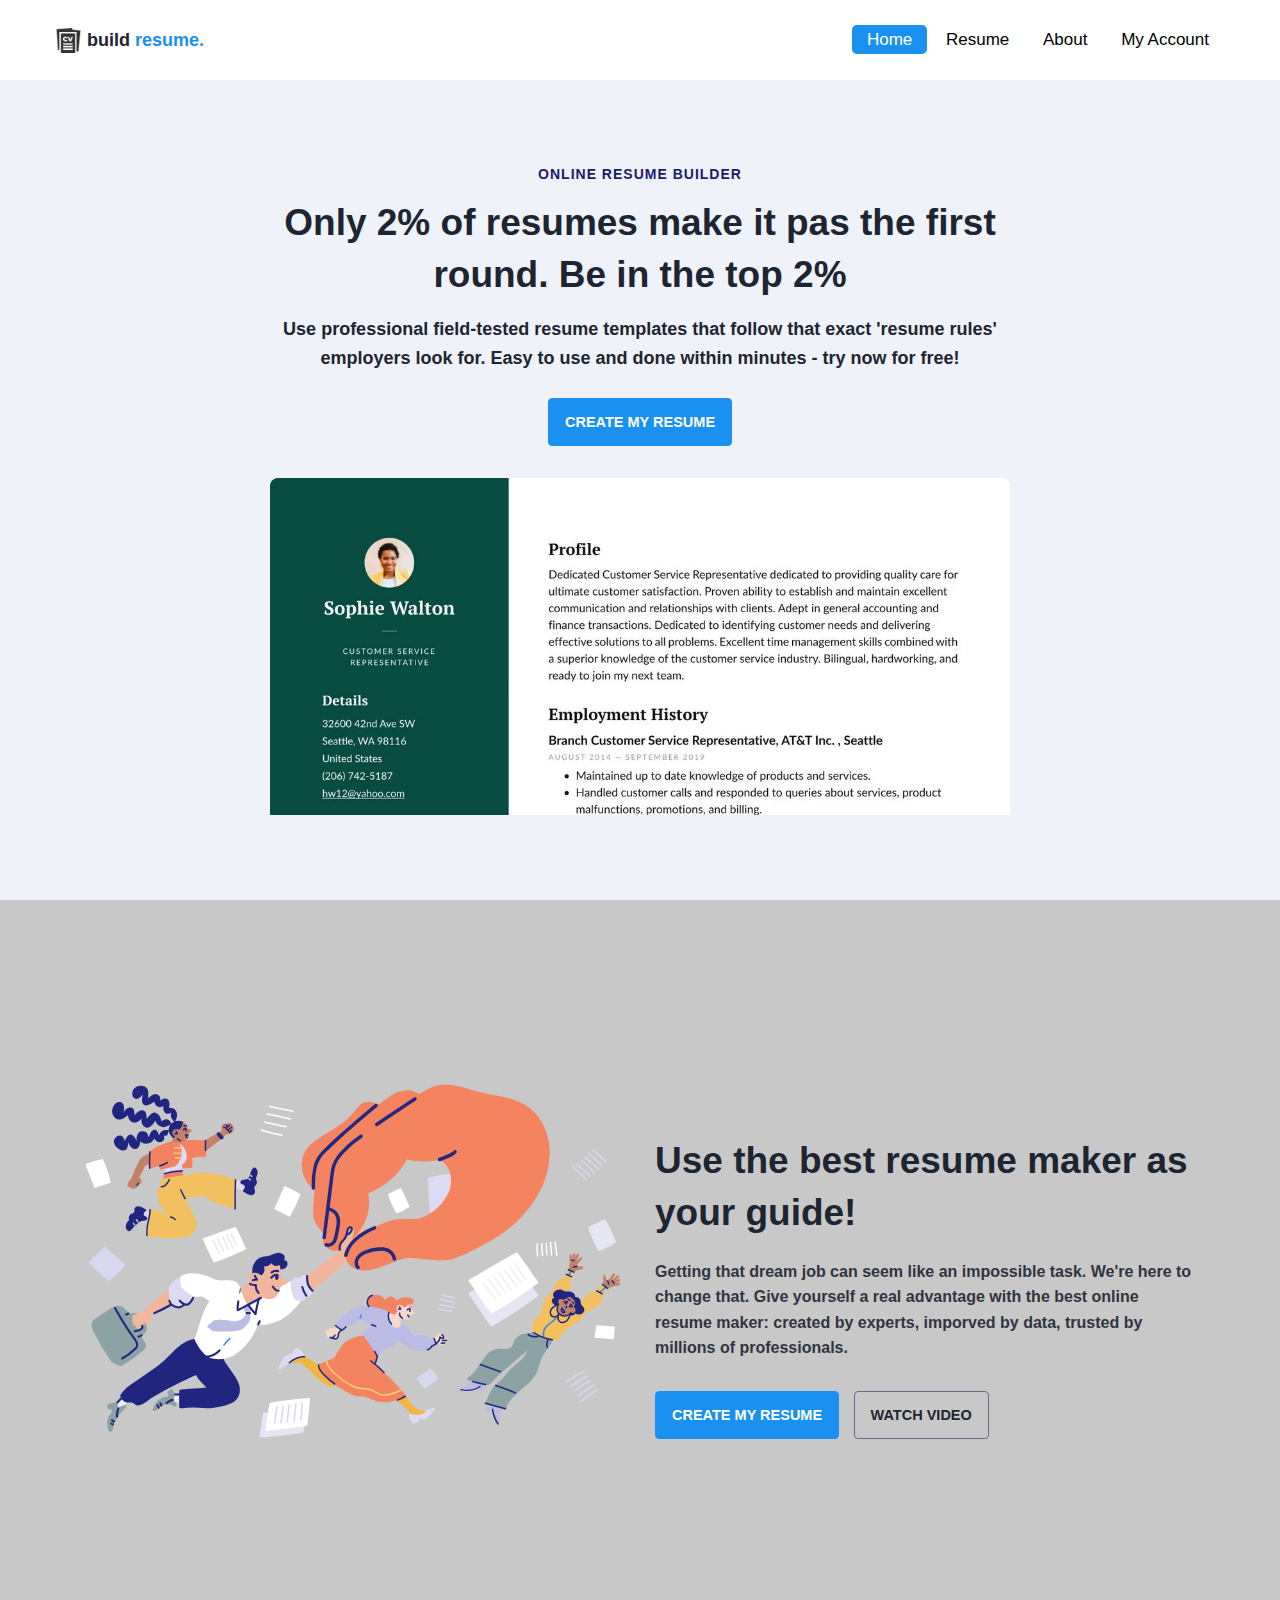
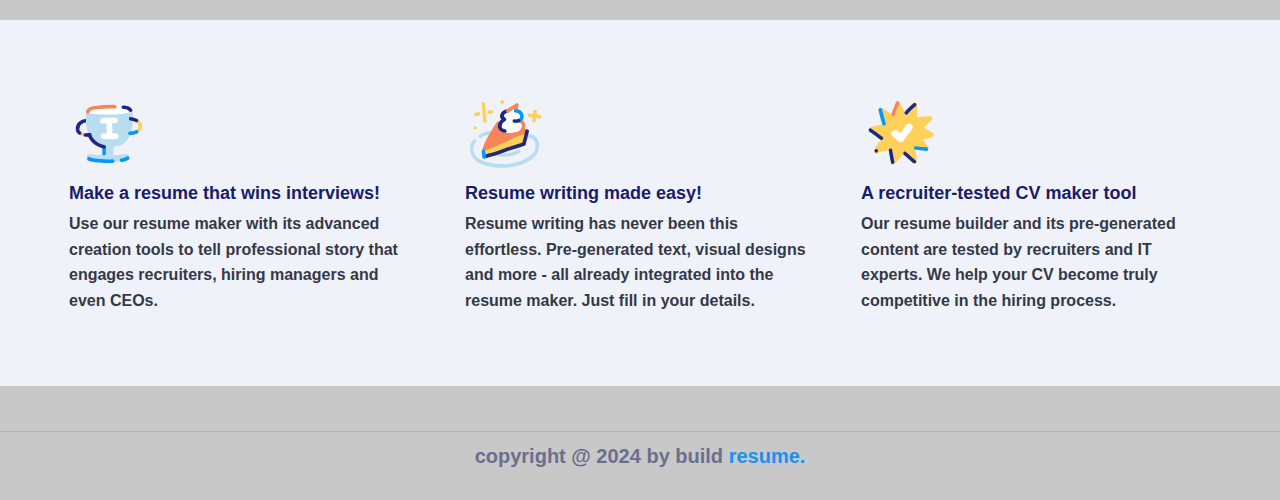
<file: index.html>
<!DOCTYPE html>
<html>
    <head>
        <meta charset="utf-8">
        <meta http-equiv="X-UA-Compatible" content="IE=edge">
        <title>Resume builder</title>
        <meta name="description" content="">
        <meta name="viewport" content="width=device-width, initial-scale=1">
        <link rel="stylesheet" href="main.css">
    </head>
    <body>

        <nav class = "navbar bg-white">
            <div class="container">
                <div class = "navbar-content">
                    <div class = "brand-and-toggler">
                        <a href = "index.html" class = "navbar-brand">
                            <img src = "/images/curriculum-vitae.png" alt = "" class = "navbar-brand-icon">
                            <span class = "navbar-brand-text">build <span>resume.</span>
                        </a>
                        <button type = "button" class = "navbar-toggler-btn">
                            <a class="active" href="index.html">  Home</a>
                            <a href="resume.html">Resume</a>
                            <a href="About.html">About</a>
                            <a href="Login.html">My Account</a>
                        </button>
                        
                    </div>
                </div>
            </div>
        </nav>



       
      

        <header class = "header bg-bright" id = "header">
            <div class = "container">
                <div class = "header-content text-center">
                    <h6 class = "text-uppercase text-blue-dark fs-14 fw-6 ls-1">online resume builder</h6>
                    <h1 class = "lg-title">Only 2% of resumes make it pas the first round. Be in the top 2%</h1>
                    <p class = "text-dark fs-18">Use professional field-tested resume templates that follow that exact 'resume rules' employers look for. Easy to use and done within minutes - try now for free!</p>
                    <a href = "resume.html" class = "btn btn-primary text-uppercase">create my resume</a>
                    <img src = "/images/dublin-resume-templates.avif">
                </div>
            </div>
        </header>

        <div class="section-one">
            <div class="container">
                <div class = "section-one-content">
                    <div class="section-one-l">
                        <img src = "/images/visual-0c7080adf17f1f207276f613447c924f667dab34b7ac415cd7ef653172defd0b.svg">
                    </div>
                    <div class = "section-one-r text-center">
                        <h2 class = "lg-title">Use the best resume maker as your guide!</h2>
                        <p class = "text">Getting that dream job can seem like an impossible task. We're here to change that. Give yourself a real advantage with the best online resume maker: created by experts, imporved by data, trusted by millions of professionals.</p>
                        <div class = "btn-group">
                            <a href = "resume.html" class = "btn btn-primary text-uppercase">create my resume</a>
                            <a href = "#" class = "btn btn-secondary text-uppercase">watch video</a>
                        </div>
                    </div>
                </div>
            </div>
        </div>

        <div class = "section-two bg-bright">
            <div class="container">
                <div class="section-two-content">
                    <div class = "section-items">
                        <div class = "section-item">
                            <div class = "section-item-icon">
                                <img src = "images/feature-1-edf4481d69166ac81917d1e40e6597c8d61aa970ad44367ce78049bf830fbda5.svg" alt = "">
                            </div>
                            <h5 class = "section-item-title">Make a resume that wins interviews!</h5>
                            <p class = "text">Use our resume maker with its advanced creation tools to tell professional story that engages recruiters, hiring managers and even CEOs.</p>
                        </div>

                        <div class = "section-item">
                            <div class = "section-item-icon">
                                <img src = "/images/feature-2-a7a471bd973c02a55d1b3f8aff578cd3c9a4c5ac4fc74423d94ecc04aef3492b.svg" alt = "">
                            </div>
                            <h5 class = "section-item-title">Resume writing made easy!</h5>
                            <p class = "text">Resume writing has never been this effortless. Pre-generated text, visual designs and more - all already integrated into the resume maker. Just fill in your details.</p>
                        </div>

                        <div class = "section-item">
                            <div class = "section-item-icon">
                                <img src = "/images/feature-3-4e87a82f83e260488c36f8105e26f439fdc3ee5009372bb5e12d9421f32eabdd.svg" alt = "">
                            </div>
                            <h5 class = "section-item-title">A recruiter-tested CV maker tool</h5>
                            <p class = "text">Our resume builder and its pre-generated content are tested by recruiters and IT experts. We help your CV become truly competitive in the hiring process.</p>
                        </div>
                    </div>
                </div>
            </div>
        </div>


        <section class="footer">
            <div class="credit"> copyright @ 2024 by  build <span>resume.</span></div>
        </section>
        
    </body>
</html>
</file>
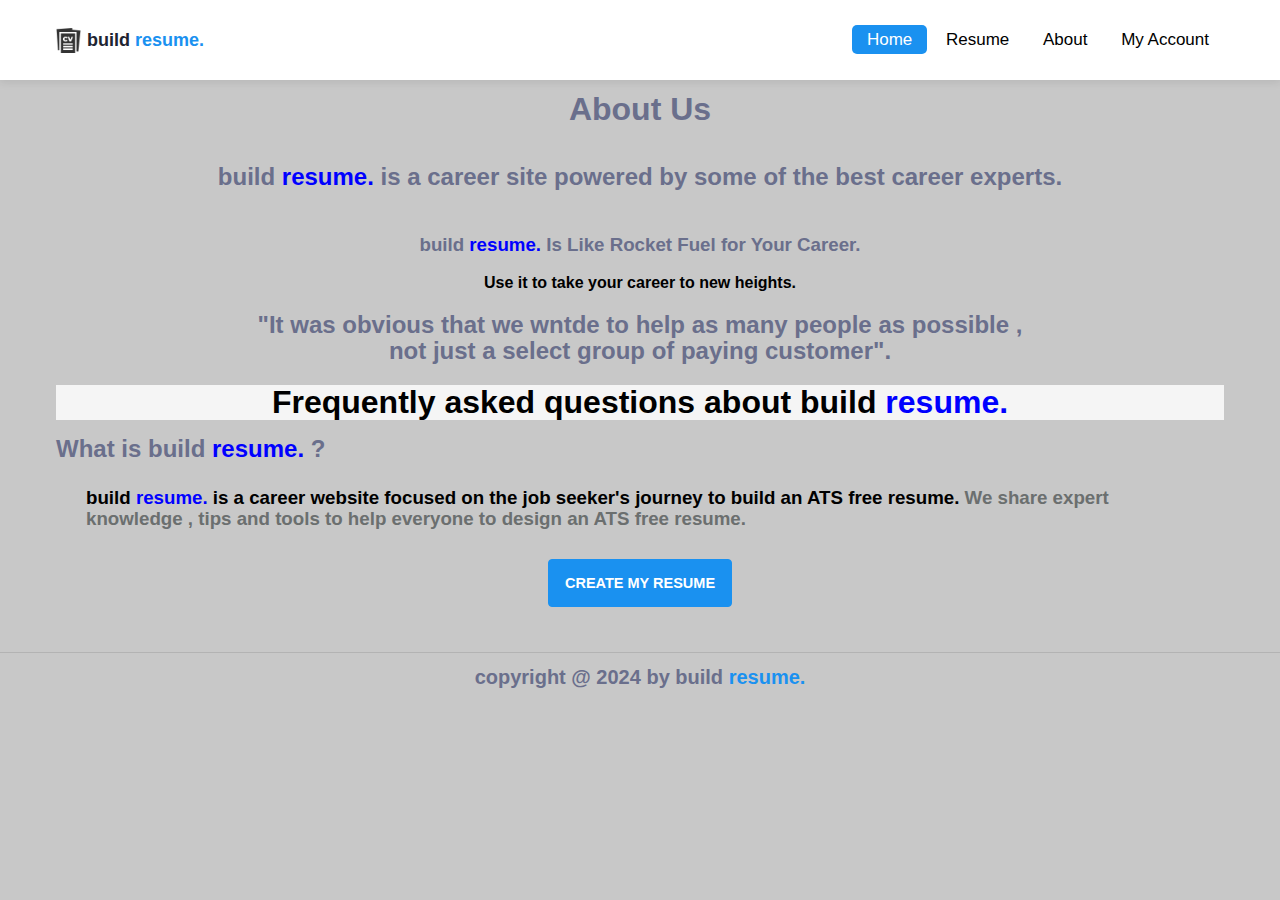
<file: About.html>
<!DOCTYPE html>
<html lang="en">

<head>
    <meta charset="utf-8">
    <meta name="viewport" content="width=device-width, initial-scale=1, shrink-to-fit=no">

    <!-- SEO Meta Tags -->
    <meta name="description" content="Your description">
    <meta name="author" content="Your name">
    <!-- Webpage Title -->
    <title>About us </title>
    <link rel="stylesheet" href="main.css">
    
    
</head>

<body>

    <!-- Navigation -->

    <nav class = "navbar bg-white">
        <div class="container">
            <div class = "navbar-content">
                <div class = "brand-and-toggler">
                    <a href = "index.html" class = "navbar-brand">
                        <img src = "/images/curriculum-vitae.png" alt = "" class = "navbar-brand-icon">
                        <span class = "navbar-brand-text">build <span>resume.</span>
                    </a>
                    <button type = "button" class = "navbar-toggler-btn">
                        <a class="active" href="index.html">Home</a>
                        <a href="resume.html">Resume</a>
                        <a href="About.html">About</a>
                        <a href="Login.html">My Account</a>
                       
                    </button>
                </div>
            </div>
        </div>
    </nav>
    
   
    <header class="ex-header">
        <div class="container">
            <div class="row">
                <div class="col-xl-10 offset-xl-1">
                    <h1 style="margin: 2rem; text-align: center;">About Us</h1>
                    <h2 style="margin: 5rem; text-align: center; ">build <span style="color: blue;">resume.</span> is a career site powered  by some of the best career experts.</h2>
                    <h3 style="margin: 2rem; text-align: center; ">build <span style="color: blue;">resume.</span> Is Like Rocket Fuel for Your Career.</h3>
                    <h4 style="text-align: center;color: black;">Use it to take your career to new heights.</h4>
                    <h2 style="text-align: center; text-decoration: solid; margin: 2rem; line-height: 110%;">"It was obvious that we wntde to help as many people as possible ,<br> not just a select group of paying customer".</h2>
                </div>
                
            </div>
            <h1 style="text-align: center;color: black; background-color: whitesmoke; line-height: 110%;">Frequently asked questions about build <span style="color: blue;">resume.</span></h1>
            <h2 style="margin-top: 2rem;">What is build <span style="color: blue;">resume.</span> ?</h2>
            <h3 style="margin: 3rem; color: black; line-height: 110%;">build <span style="color: blue;">resume.</span> is a career website focused on the job seeker's journey to build an ATS free resume. <span style="color: rgb(107, 111, 111);">We share expert knowledge , tips and tools to help everyone to design an ATS free resume.</span></h3>
        
        </div>
        <div style="text-align: center;">
        <a href = "resume.html" class = "btn btn-primary text-uppercase">create my resume</a>
    </div>
    </header>

    <section class="footer">
        <div class="credit"> copyright @ 2024 by build <span>resume.</span></div>
    </section>
    </body>
    </html>
</file>
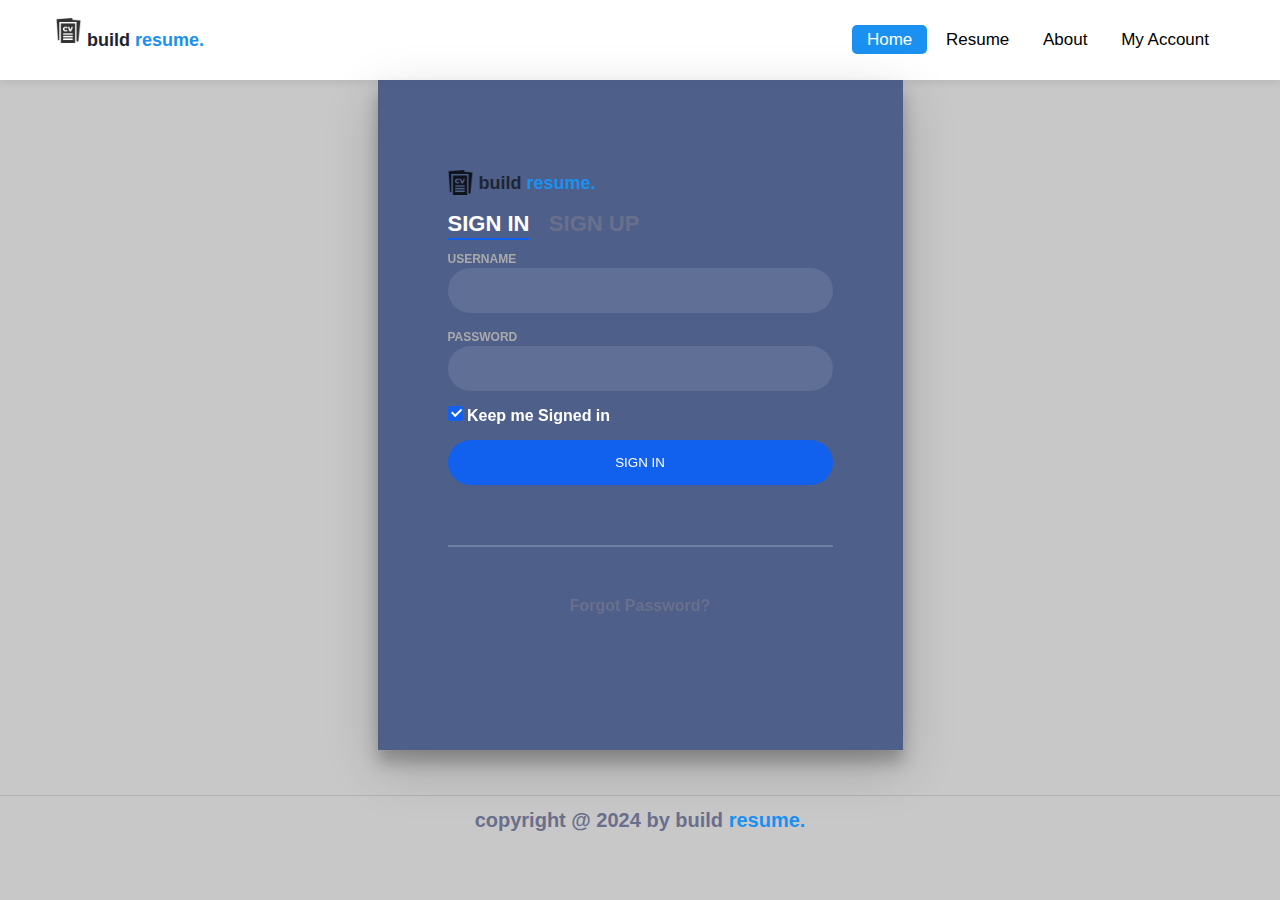
<file: Login.html>
<!DOCTYPE html>
<html lang="en">

<head>
    <meta charset="utf-8">
    <meta name="viewport" content="width=device-width, initial-scale=1, shrink-to-fit=no">

    <!-- SEO Meta Tags -->
    <meta name="description" content="Your description">
    <meta name="author" content="Your name">
    <!-- Webpage Title -->
    <title>Log In </title>
    <link rel="stylesheet" href="main.css">
    
    
</head>
<style>
    .login-text{
    color: var(--clr-dark);
    font-weight: 600;
  
   margin-bottom: 2rem;
}
.login-text span{
    color: var(--clr-blue);
}
.navbar-brand-icon{
    width: 25px;
    margin-right: 6px;
    opacity: 0.8;
    margin-bottom: 2rem;
    
}
</style>
<body>

    <!-- Navigation -->

    <nav class = "navbar bg-white">
        <div class="container">
            <div class = "navbar-content">
                <div class = "brand-and-toggler">
                    <a href = "index.html" class = "navbar-brand">
                        <img src = "/images/curriculum-vitae.png" alt = "" class = "navbar-brand-icon">
                        <span class = "navbar-brand-text">build <span>resume.</span>
                    </a>
                    <button type = "button" class = "navbar-toggler-btn">
                        <a class="active" href="index.html">Home</a>
                        <a href="resume.html">Resume</a>
                        <a href="About.html">About</a>
                        <a href="Login.html">My Account</a>
                       
                    </button>
                </div>
            </div>
        </div>
    </nav>
    
   
   

    <div class="login-wrap">
        <div class="login-html">
            <a href = "" class = "navbar-brand">
                <img src = "/images/curriculum-vitae.png" alt = "" class = "navbar-brand-icon">
                <span class = "login-text">build <span>resume. </span>
            </a>
            <input id="tab-1" type="radio" name="tab" class="sign-in" checked><label for="tab-1" class="tab">Sign In</label>
            <input id="tab-2" type="radio" name="tab" class="sign-up"><label for="tab-2" class="tab">Sign Up</label>
            <div class="login-form">
                <div class="sign-in-htm">
                    <div class="group">
                        <label for="user" class="label">Username</label>
                        <input id="user" type="text" class="input">
                    </div>
                    <div class="group">
                        <label for="pass" class="label">Password</label>
                        <input id="pass" type="password" class="input" data-type="password">
                    </div>
                    <div class="group">
                        <input id="check" type="checkbox" class="check" checked>
                        <label for="check"><span class="icon"></span> Keep me Signed in</label>
                    </div>
                    <div class="group">
                        <input type="submit" class="button" value="Sign In">
                    </div>
                    <div class="hr"></div>
                    <div class="foot-lnk">
                        <a href="#forgot">Forgot Password?</a>
                    </div>
                </div>
                <div class="sign-up-htm">
                    <div class="group">
                        <label for="user" class="label">Username</label>
                        <input id="user" type="text" class="input">
                    </div>
                    <div class="group">
                        <label for="pass" class="label">Password</label>
                        <input id="pass" type="password" class="input" data-type="password">
                    </div>
                    <div class="group">
                        <label for="pass" class="label">Repeat Password</label>
                        <input id="pass" type="password" class="input" data-type="password">
                    </div>
                    <div class="group">
                        <label for="pass" class="label">Email Address</label>
                        <input id="pass" type="text" class="input">
                    </div>
                    <div class="group">
                        <input type="submit" class="button" value="Sign Up">
                    </div>
                    <div class="hr"></div>
                    <div class="foot-lnk">
                        <label for="tab-1">Already Member?</a>
                    </div>
                </div>
            </div>
        </div>
    </div>


    <section class="footer">
        <div class="credit"> copyright @ 2024 by  build <span>resume.</span></div>
    </section>

    </body>
    </html>
</file>
<file: main.css>
@import url('https://fonts.googleapis.com/css2?family=Manrope:wght@200;300;400;500;600;700;800&family=Poppins:ital,wght@0,100;0,200;0,300;0,400;0,500;0,600;0,700;0,800;0,900;1,100;1,200;1,300;1,400;1,500;1,600;1,700;1,800;1,900&display=swap');

:root{
    --clr-blue: #1A91F0;
    --clr-blue-mid: #1170CD;
    --clr-blue-dark: #1A1C6A;
    --clr-white: #fff;
    --clr-bright: #EFF2F9;
    --clr-dark: #1e2532;
    --clr-black: #000;
    --clr-grey: #656e83;
    --clr-green: #084C41;
    --font-poppins: 'Poppins', sans-serif;
    --font-manrope: 'Manrope', sans-serif;;
    --transition: all 300ms ease-in-out;
}

*{
    padding: 0;
    margin: 0;
    box-sizing: border-box;
}

html{
    font-size: 10px;
}

body{
    font-size: 1.6rem;
    font-family: var(--font-poppins);
}

button{
    border: none;
    background-color: transparent;
    outline: 0;
    cursor: pointer;
    font-family: inherit;
}

img{
    width: 100%;
    display: block;
}

a{
    text-decoration: none;
}

/* Header */

body{
	margin:0;
	color:#6a6f8c;
	background:#c8c8c8;
	font:600 16px/18px 'Open Sans',sans-serif;
}
*,:after,:before{box-sizing:border-box}
.clearfix:after,.clearfix:before{content:'';display:table}
.clearfix:after{clear:both;display:block}
a{color:inherit;text-decoration:none}

.login-wrap{
	width:100%;
	margin:auto;
	max-width:525px;
	min-height:670px;
	position:relative;
	
	box-shadow:0 12px 15px 0 rgba(0,0,0,.24),0 17px 50px 0 rgba(0,0,0,.19);
}
.login-html{
	width:100%;
	height:100%;
	position:absolute;
	padding:90px 70px 50px 70px;
	background:rgba(64, 83, 131, 0.9);
}
.login-html .sign-in-htm,
.login-html .sign-up-htm{
	top:0;
	left:0;
	right:0;
	bottom:0;
	position:absolute;
	transform:rotateY(180deg);
	backface-visibility:hidden;
	transition:all .4s linear;
}
.login-html .sign-in,
.login-html .sign-up,
.login-form .group .check{
	display:none;
}
.login-html .tab,
.login-form .group .label,
.login-form .group .button{
	text-transform:uppercase;
}
.login-html .tab{
	font-size:22px;
	margin-right:15px;
	padding-bottom:5px;
	margin:0 15px 10px 0;
	display:inline-block;
	border-bottom:2px solid transparent;
}
.login-html .sign-in:checked + .tab,
.login-html .sign-up:checked + .tab{
	color:#fff;
	border-color:#1161ee;
}
.login-form{
	min-height:345px;
	position:relative;
	perspective:1000px;
	transform-style:preserve-3d;
}
.login-form .group{
	margin-bottom:15px;
}
.login-form .group .label,
.login-form .group .input,
.login-form .group .button{
	width:100%;
	color:#fff;
	display:block;
}
.login-form .group .input,
.login-form .group .button{
	border:none;
	padding:15px 20px;
	border-radius:25px;
	background:rgba(255,255,255,.1);
}
.login-form .group input[data-type="password"]{
	transform:circle;
	-webkit-text-security:circle;
}
.login-form .group .label{
	color:#aaa;
	font-size:12px;
}
.login-form .group .button{
	background:#1161ee;
}
.login-form .group label .icon{
	width:15px;
	height:15px;
	border-radius:2px;
	position:relative;
	display:inline-block;
	background:rgba(255,255,255,.1);
}
.login-form .group label .icon:before,
.login-form .group label .icon:after{
	content:'';
	width:10px;
	height:2px;
	background:#fff;
	position:absolute;
	transition:all .2s ease-in-out 0s;
}
.login-form .group label .icon:before{
	left:3px;
	width:5px;
	bottom:6px;
	transform:scale(0) rotate(0);
}
.login-form .group label .icon:after{
	top:6px;
	right:0;
	transform:scale(0) rotate(0);
}
.login-form .group .check:checked + label{
	color:#fff;
}
.login-form .group .check:checked + label .icon{
	background:#1161ee;
}
.login-form .group .check:checked + label .icon:before{
	transform:scale(1) rotate(45deg);
}
.login-form .group .check:checked + label .icon:after{
	transform:scale(1) rotate(-45deg);
}
.login-html .sign-in:checked + .tab + .sign-up + .tab + .login-form .sign-in-htm{
	transform:rotate(0);
}
.login-html .sign-up:checked + .tab + .login-form .sign-up-htm{
	transform:rotate(0);
}

.hr{
	height:2px;
	margin:60px 0 50px 0;
	background:rgba(255,255,255,.2);
}
.foot-lnk{
	text-align:center;
}




.nav-toggle {
    background: none;
    border: none;
    cursor: pointer;
}

/* .bar {
    color: #fff;
    font-size: 2px;
    cursor: pointer;
    display: none;
} */

.navbar-toggler-btn a{
    font-size: 1.7rem;
    border-radius: .5rem;
    padding: .5rem  1.5rem;
    color: var(--black-color);
    
}
.navbar-toggler-btn a.active,
.navbar-toggler-btn a:hover{
    color: #fff;
    background: var(--clr-blue);
}
/* ---------------------------------------------------------------------------- */

@media (max-width: 768px) {
    .navbar-toggler-btn {
        display: block;
    }

    .menu-btn {
        display: block;
    }

    .navbar-content {
        flex-direction: column;
    }

    .brand-and-toggler {
        flex-direction: column;
    }
}

/* ----------------------------------------------------------------------------- */






/* fonts */
.font-poppins{font-family: var(--font-poppins);}
.font-manrope{font-family: var(--font-manrope);}

/* text colors */
.text-blue{color: var(--clr-blue);}
.text-blue-mid{color: var(--clr-blue-mid);}
.text-blue-dark{color: var(--clr-blue-dark);}
.text-bright{color: var(--clr-bright);}
.text-dark{color: var(--clr-dark);}
.text-grey{color: var(--clr-grey);}
.text-white{color: var(--clr-white);}

/* backgrounds */
.bg-blue{background-color: var(--clr-blue);}
.bg-blue-mid{background-color: var(--clr-blue-mid);}
.bg-blue-dark{background-color: var(--clr-blue-dark);}
.bg-bright{background-color: var(--clr-bright);}
.bg-dark{background-color: var(--clr-dark);}
.bg-grey{background-color: var(--clr-grey);}
.bg-white{background-color: var(--clr-white);}
.bg-black{background-color: var(--clr-black);}
.bg-green{background-color: var(--clr-green);}

.text-center{ text-align: center;}
.text-left{text-align: left;}
.text-right{text-align: right;}
.text-uppercase{text-transform: uppercase;}
.text-lowercase{text-transform: lowercase;}
.text-capitalize{text-transform: capitalize;}
.text{
    color: var(--clr-dark);
    opacity: 0.9;
    margin: 2rem 0;
    line-height: 1.6;
}

.fw-2{font-weight: 200;}
.fw-3{font-weight: 300;}
.fw-4{font-weight: 400;}
.fw-5{font-weight: 500;}
.fw-6{font-weight: 600;}
.fw-7{font-weight: 700;}
.fw-8{font-weight: 800;}

.fs-13{font-size: 13px;}
.fs-14{font-size: 14px;}
.fs-15{font-size: 15px;}
.fs-16{font-size: 16px;}
.fs-17{font-size: 17px;}
.fs-18{font-size: 18px;}
.fs-19{font-size: 19px;}
.fs-20{font-size: 20px;}
.fs-21{font-size: 21px;}
.fs-22{font-size: 22px;}
.fs-23{font-size: 23px;}
.fs-24{font-size: 24px;}
.fs-25{font-size: 25px;}

.ls-1{letter-spacing: 1px;}
.ls-2{letter-spacing: 2px;}

.container{
    max-width: 1200px;
    margin: 0 auto;
    padding: 0 1.6rem;
}

/* bars button */
.bar{
    display: flex;
    flex-direction: column;
    justify-content: space-between;
    height: 16.5px;
    width: 25px;
}
.bars .bar{
    width: 100%;
    height: 2px;
    background-color: var(--clr-blue);
    transition: var(--transition);
}

.bars:hover .bar{
    background-color: var(--clr-dark);
}

/* buttons */
.btn{
    font-size: 14.5px;
    font-weight: 600;
    padding: 1.4rem 1.6rem;
    border-radius: 4px;
    display: inline-block;
}

.btn-primary{
    background-color: var(--clr-blue);
    color: var(--clr-white);
    border: 1px solid var(--clr-blue);
    transition: var(--transition);
}

.btn-primary:hover{
    background-color: transparent;
    color: var(--clr-dark);
    border-color: var(--clr-grey);
}

.btn-secondary{
    background-color: transparent;
    color: var(--clr-dark);
    border: 1px solid var(--clr-grey);
    transition: var(--transition);
}

.btn-secondary:hover{
    background-color: var(--clr-blue);
    color: var(--clr-white);
    border-color: var(--clr-blue);
}

.btn-group button:first-child, .btn-group a:first-child{
    margin-right: 1rem!important;
}

/* navbar part */
.navbar{
    height: 80px;
    display: flex;
    align-items: center;
    box-shadow: rgba(0, 0, 0, 0.08) 0px 3px 8px;
}

.navbar .container{
    width: 100%;
}

.navbar-brand{
    display: flex;
    align-items: center;
    justify-content: flex-start;
    font-size: 1.8rem;
}
.navbar-brand-text{
    color: var(--clr-dark);
    font-weight: 600;
}
.navbar-brand-text span{
    color: var(--clr-blue);
}
.navbar-brand-icon{
    width: 25px;
    margin-right: 6px;
    opacity: 0.8;
}
.brand-and-toggler{
    display: flex;
    align-items: center;
    justify-content: space-between;
}
.header{
    min-height: calc(100vh - 80px);
    display: flex;
    flex-direction: column;
    align-items: center;
    justify-content: center;
}
.header-content{
    max-width: 740px;
    margin-right: auto;
    margin-left: auto;
}
.header-content img{
    max-width: 760px;
    border-top-right-radius: 8px;
    border-top-left-radius: 8px;
    margin-top: 3.2rem;
}
.lg-title{
    margin: 1.4rem 0;
    font-size: 37px;
    line-height: 1.4;
    color: var(--clr-dark);
}
.header-content p{
    margin-bottom: 2.6rem;
    line-height: 1.6;
}


/* section one */
.section-one{
    padding: 64px 0;
    min-height: 80vh;
    display: flex;
    align-items: center;
}
.section-one-l img{
    max-width: 545px;
    margin-right: auto;
    margin-left: auto;
}
.section-one-r{
    margin-top: 4rem;
}

.section-one .btn-group{
    margin-top: 2rem;
}
.section-one-r{
    max-width: 545px;
    margin-right: auto;
    margin-left: auto;
}
.section-one-r .btn-group{
    margin-top: 3rem;
}

/* section two */
.section-two{
    padding: 64px 0;
}
.section-two .section-items{
    display: grid;
    gap: 2rem;
}

.section-two .section-item{
    max-width: 350px;
    text-align: center;
    margin-right: auto;
    margin-left: auto;
}
.section-two .section-item-icon{
    margin: 1rem 0;
}
.section-two .section-item-icon img{
    width: 80px;
    margin-right: auto;
    margin-left: auto;
}
.section-two .section-item-title{
    color: var(--clr-blue-dark);
    font-size: 1.8rem;
    font-weight: 600;
}
.section-two .text{
    margin: 0.9rem 0;
}

/* footer */
.footer{
    padding: 3rem 0;
}
.footer-content p{
    color: var(--clr-grey);
}
.footer-content p span{
    color: var(--clr-white);
}

/* media queries */
@media screen and (min-width: 768px){
    .section-two .section-items{
        grid-template-columns: repeat(2, 1fr);
    }
}

@media screen and (min-width: 992px){
    .section-one-content{
        display: grid;
        grid-template-columns: repeat(2, 1fr);
        column-gap: 3rem;
    }
    .section-one-r{
        text-align: left;
    }
    .section-two .section-items{
        grid-template-columns: repeat(3, 1fr);
    }
    .section-two .section-item{
        text-align: left;
    }
    .section-two .section-item-icon img{
        margin-left: 0;
    }
}



/* resume page */
#about-sc{
    padding: 64px 0;
}

.cv-form-row-title{
    background-color: var(--clr-dark);
    padding: 0.8rem 1.6rem;
    margin-bottom: 2rem;
}

.cv-form-row-title h3{
    color: var(--clr-white);
    font-weight: 500;
    text-transform: uppercase;
    letter-spacing: 1.5px;
    font-size: 1.7rem;
}
.cv-form-blk{
    margin: 3rem 0;
}
.cv-form-row{
    padding: 3rem 2rem 0 2rem;
    border: 1px solid rgba(0, 0, 0, 0.08);
    margin-bottom: 1rem;
    position: relative;
}
textarea{
    resize: none;
}
.form-elem{
    margin-bottom: 3rem;
    position: relative;
}
.form-label{
    display: block;
    font-weight: 600;
    font-size: 14px;
    color: var(--clr-dark);
    margin-bottom: 0.5rem;
}
.form-control{
    border-radius: none;
    border: 1px solid rgba(0, 0, 0, 0.1);
    font-size: 14px;
    padding: 0.8rem 1.6rem;
    font-family: inherit;
    width: 100%;
    outline: 0;
    transition: var(--transition);
}

.form-control:focus{
    border-color: rgba(0, 0, 0, 0.3);
}
.form-text{
    color: #ca0b00;
    font-size: 12px;
    position: absolute;
    letter-spacing: 0.5px;
    top: calc(100% + 2px);
    left: 0;
    width: 100%;
}
.cols-3, .cols-2{
    display: grid;
}
.repeater-add-btn{
    width: 25px;
    height: 25px;
    background-color: var(--clr-blue-mid);
    font-size: 1.6rem;
    color: var(--clr-white);
    margin: 1rem 0;
}
.repeater-remove-btn{
    position: absolute;
    top: 10px;
    right: 10px;
    z-index: 999;
    width: 25px;
    height: 25px;
    border-radius: 50%;
    background-color: #ca0b00;
    color: var(--clr-white);
    font-size: 1.6rem;
}

/* preview section */
.preview-cnt{
    border-radius: 5px;
    display: grid;
    grid-template-columns: 32% auto;
    box-shadow: rgba(149, 157, 165, 0.2) 0px 8px 24px;
    overflow: hidden;
}

.preview-cnt-l{
    padding: 3rem 3rem 2rem 3rem;
}
.preview-cnt-r{
    padding: 3rem 3rem 3rem 4rem;
}
.preview-cnt-l .preview-blk:nth-child(1){
    text-align: center;
}
.preview-image{
    width: 120px;
    height: 120px;
    border-radius: 50%;
    overflow: hidden;
    margin-right: auto;
    margin-left: auto;
}
.preview-image img{
    width: 100%;
    height: 100%;
    object-fit: cover;
}
.preview-item-name{
    font-size: 2.4rem;
    font-weight: 600;
    margin: 1.8rem 0;
    position: relative;
}
.preview-item-name::after{
    position: absolute;
    content: "";
    bottom: -10px;
    width: 50px;
    height: 1.5px;
    background-color: rgba(255, 255, 255, 0.5);
    left: 50%;
    transform: translateX(-50%);
}
.preview-blk{
    padding: 1rem 0;
    margin-bottom: 1rem;
}
.preview-blk-title h3{
    text-transform: uppercase;
    letter-spacing: 0.5px;
    border-bottom: 0.5px solid rgba(0, 0, 0, 0.08);
    padding-bottom: 0.5rem;
}
.preview-blk-title{
    margin-bottom: 1rem;
}
.preview-blk-list .preview-item{
    font-size: 1.5rem;
    margin-bottom: 0.2rem;
    opacity: 0.95;
}
.preview-cnt-r .preview-blk-title{
    color: var(--clr-dark);
}
.preview-cnt-r .preview-blk-list .preview-item{
    margin-top: 1.8rem;
}

.achievements-items.preview-blk-list .preview-item span:first-child,
.educations-items.preview-blk-list .preview-item span:first-child,
.experiences-items.preview-blk-list .preview-item span:first-child{
    display: block;
    font-weight: 600;
    margin-bottom: 1rem;
    background-color: rgba(0, 0, 0, 0.03);
}

.educations-items.preview-blk-list .preview-item span:nth-child(2),
.experiences-items.preview-blk-list .preview-item span:nth-child(2){
    font-weight: 600;
    margin-right: 1rem;
}

.educations-items.preview-blk-list .preview-item span:nth-child(3),
.experiences-items.preview-blk-list .preview-item span:nth-child(3){
    font-style: italic;
    margin-right: 1rem;
}

.educations-items.preview-blk-list .preview-item span:nth-child(4),
.educations-items.preview-blk-list .preview-item span:nth-child(5),
.experiences-items.preview-blk-list .preview-item span:nth-child(4),
.experiences-items.preview-blk-list .preview-item span:nth-child(5){
    margin-right: 1rem;
    background-color: var(--clr-green);
    color: var(--clr-white);
    padding: 0 1rem;
    border-radius: 0.6rem;
}

.educations-items.preview-blk-list .preview-item span:nth-child(6),
.experiences-items.preview-blk-list .preview-item span:nth-child(6){
    font-size: 13.5px;
    display: block;
    opacity: 0.8;
    margin-top: 1rem;
}
.projects-items.preview-blk-list .preview-item span{
    display: block;
}

@media screen and (min-width: 768px){
    .cols-3{
        grid-template-columns: repeat(3, 1fr);
        column-gap: 2rem;
    }
    .cols-2{
        grid-template-columns: repeat(2, 1fr);
        column-gap: 2rem;
    }
}

@media screen and (min-width: 992px){
    .cv-form-row{
        padding: 3rem 3rem 0rem 3rem;
    }
    .cols-3{
        grid-template-columns: repeat(3, 1fr);
    }
}

.print-btn-sc{
    margin: 2rem 0 6rem 0;
}

/* print section */
@media print{
    body *{
        visibility: hidden;
    }

    .non_print_area{
        display: none;
    }

    .print_area, .print_area *{
        visibility: visible;
    }

    .print_area{
        width: 100%;
        position: absolute;
        left: 0;
        top: 0;
        overflow: hidden;
    }
}


.footer .credit{
    text-align: center;
    border-top: .1rem solid rgba(0, 0, 0, 0.1);
    font-size: 2rem;
    color:var(--black) ;
    padding: .5rem;
    padding-top: 1.5rem;
    margin-top: 1.5rem;
}

.footer .credit span{
    color: var(--clr-blue);
};
</file>
